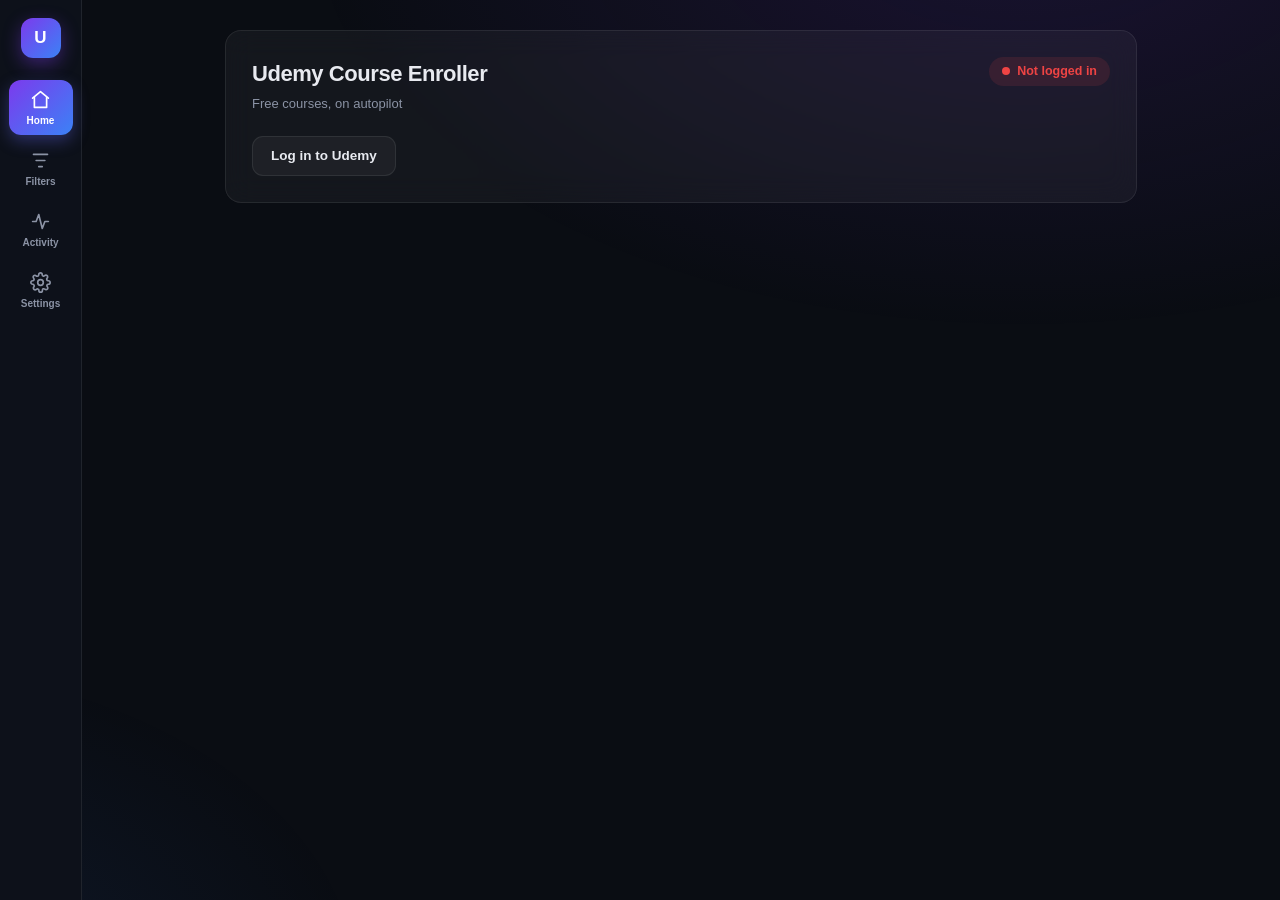
<file: web/index.html>
<!DOCTYPE html>
<html lang="en" data-theme="dark">
<head>
<meta charset="utf-8">
<title>Udemy Course Enroller</title>
<style>
/* ─── Design tokens ─────────────────────────────────────────────────────── */
:root{
  --bg:#0a0d13; --bg-grad:radial-gradient(1200px 700px at 80% -10%,rgba(124,58,237,.14),transparent 60%),
                          radial-gradient(900px 600px at -10% 110%,rgba(59,130,246,.10),transparent 55%);
  --panel:rgba(255,255,255,.045); --panel-solid:#12161f; --border:rgba(255,255,255,.08);
  --text:#e8eaf0; --muted:#8b93a5; --faint:#5b6373;
  --accent1:#7c3aed; --accent2:#3b82f6;
  --accent-grad:linear-gradient(135deg,#7c3aed 0%,#3b82f6 100%);
  --ok:#22c55e; --ok-bg:rgba(34,197,94,.12); --warn:#eab308; --danger:#ef4444; --danger-bg:rgba(239,68,68,.12);
  --chip:rgba(255,255,255,.06); --chip-border:rgba(255,255,255,.12);
  --log-bg:#0b0f14; --shadow:0 10px 30px rgba(0,0,0,.35);
  --sidebar:#0d111a;
}
html[data-theme="light"]{
  --bg:#f3f5f9; --bg-grad:radial-gradient(1200px 700px at 80% -10%,rgba(124,58,237,.08),transparent 60%),
                          radial-gradient(900px 600px at -10% 110%,rgba(59,130,246,.07),transparent 55%);
  --panel:#ffffff; --panel-solid:#ffffff; --border:rgba(15,23,42,.10);
  --text:#0f172a; --muted:#5b6474; --faint:#94a0b4;
  --chip:rgba(15,23,42,.04); --chip-border:rgba(15,23,42,.14);
  --log-bg:#0b0f14; --shadow:0 10px 30px rgba(15,23,42,.08);
  --sidebar:#e9edf4;
}
*{box-sizing:border-box;margin:0;padding:0}
html,body{height:100%}
body{
  font-family:-apple-system,BlinkMacSystemFont,"Segoe UI Variable Display","Segoe UI",Roboto,"Helvetica Neue",Arial,sans-serif;
  background:var(--bg);color:var(--text);font-size:14px;line-height:1.5;
  -webkit-font-smoothing:antialiased;overflow:hidden;user-select:none;
}
body::before{content:"";position:fixed;inset:0;background:var(--bg-grad);pointer-events:none;z-index:0}
::-webkit-scrollbar{width:9px;height:9px}
::-webkit-scrollbar-thumb{background:rgba(140,150,170,.25);border-radius:9px;border:2px solid transparent;background-clip:content-box}
::-webkit-scrollbar-thumb:hover{background:rgba(140,150,170,.45);border:2px solid transparent;background-clip:content-box}
::-webkit-scrollbar-track{background:transparent}
button{font:inherit;color:inherit;border:0;background:none;cursor:pointer}
input,select{font:inherit;color:var(--text)}
a{color:var(--accent2)}

/* ─── Layout ────────────────────────────────────────────────────────────── */
#shell{display:flex;height:100vh;position:relative;z-index:1}
#sidebar{width:82px;background:var(--sidebar);border-inline-end:1px solid var(--border);
  display:flex;flex-direction:column;align-items:center;padding:18px 0 14px;gap:6px;flex-shrink:0}
#logo{width:40px;height:40px;border-radius:12px;background:var(--accent-grad);display:grid;place-items:center;
  color:#fff;font-weight:800;font-size:17px;margin-bottom:16px;box-shadow:0 6px 18px rgba(124,58,237,.4)}
.nav-btn{width:64px;padding:9px 0 7px;border-radius:12px;display:flex;flex-direction:column;align-items:center;gap:3px;
  color:var(--muted);transition:all .18s ease}
.nav-btn svg{width:21px;height:21px;stroke:currentColor;fill:none;stroke-width:1.9;stroke-linecap:round;stroke-linejoin:round}
.nav-btn span{font-size:10px;font-weight:600}
.nav-btn:hover{color:var(--text);background:var(--panel)}
.nav-btn.active{color:#fff;background:var(--accent-grad);box-shadow:0 6px 16px rgba(99,102,241,.35)}
html[data-theme="light"] .nav-btn.active{color:#fff}
#main{flex:1;overflow-y:auto;overflow-x:hidden;scroll-behavior:smooth}
.page{display:none;padding:30px 34px 40px;max-width:980px;margin:0 auto;animation:fadeIn .22s ease}
.page.active{display:block}
@keyframes fadeIn{from{opacity:0;transform:translateY(6px)}to{opacity:1;transform:none}}
h1{font-size:22px;font-weight:750;letter-spacing:-.02em;margin-bottom:4px}
.sub{color:var(--muted);font-size:13px;margin-bottom:22px}

/* ─── Components ────────────────────────────────────────────────────────── */
.card{background:var(--panel);border:1px solid var(--border);border-radius:16px;padding:20px 22px;
  margin-bottom:16px;backdrop-filter:blur(14px);-webkit-backdrop-filter:blur(14px)}
.card h2{font-size:14px;font-weight:700;margin-bottom:4px}
.card .hint{color:var(--muted);font-size:12px}
.row{display:flex;align-items:center;gap:12px;flex-wrap:wrap}
.spread{display:flex;align-items:center;justify-content:space-between;gap:12px}
.pill{display:inline-flex;align-items:center;gap:7px;padding:5px 13px;border-radius:99px;font-size:12.5px;font-weight:600}
.pill .dot{width:8px;height:8px;border-radius:50%}
.pill.ok{background:var(--ok-bg);color:var(--ok)} .pill.ok .dot{background:var(--ok);box-shadow:0 0 8px var(--ok)}
.pill.bad{background:var(--danger-bg);color:var(--danger)} .pill.bad .dot{background:var(--danger)}
.btn{padding:9px 18px;border-radius:11px;font-weight:650;font-size:13.5px;transition:all .16s ease;
  border:1px solid var(--border);background:var(--panel)}
.btn:hover{border-color:var(--chip-border);transform:translateY(-1px)}
.btn:active{transform:none}
.btn:disabled{opacity:.45;cursor:default;transform:none}
.btn.primary{background:var(--accent-grad);color:#fff;border:0;box-shadow:0 8px 22px rgba(99,102,241,.35)}
.btn.primary:hover{box-shadow:0 10px 26px rgba(99,102,241,.5);filter:brightness(1.07)}
.btn.big{padding:14px 34px;font-size:15.5px;border-radius:14px}
.btn.danger{background:var(--danger-bg);color:var(--danger);border-color:transparent}
.btn.ghost{background:transparent}
.chip{padding:7px 15px;border-radius:99px;border:1px solid var(--chip-border);background:var(--chip);
  font-size:12.5px;font-weight:550;transition:all .15s ease;color:var(--muted)}
.chip:hover{color:var(--text);border-color:var(--faint)}
.chip.on{background:var(--accent-grad);color:#fff;border-color:transparent;box-shadow:0 4px 12px rgba(99,102,241,.3)}
.chip .x{margin-inline-start:6px;opacity:.8}
.chips{display:flex;flex-wrap:wrap;gap:8px;margin-top:12px}
.field{background:var(--chip);border:1px solid var(--chip-border);border-radius:10px;padding:8px 12px;outline:none;
  min-width:200px;transition:border-color .15s}
.field:focus{border-color:var(--accent2)}
select.field{appearance:none;-webkit-appearance:none;padding-inline-end:28px;
  background-image:url("data:image/svg+xml;utf8,<svg xmlns='http://www.w3.org/2000/svg' width='10' height='6' viewBox='0 0 10 6'><path d='M1 1l4 4 4-4' stroke='%238b93a5' stroke-width='1.6' fill='none' stroke-linecap='round'/></svg>");
  background-repeat:no-repeat;background-position:right 10px center}
html[dir="rtl"] select.field{background-position:left 10px center;padding-inline-end:12px;padding-inline-start:28px}
.switch{position:relative;width:40px;height:23px;border-radius:99px;background:var(--chip);border:1px solid var(--chip-border);
  transition:all .18s ease;flex-shrink:0}
.switch::after{content:"";position:absolute;top:2px;inset-inline-start:2px;width:17px;height:17px;border-radius:50%;
  background:var(--muted);transition:all .18s ease}
.switch.on{background:var(--accent-grad);border-color:transparent}
.switch.on::after{inset-inline-start:18px;background:#fff}
.seg{display:inline-flex;background:var(--chip);border:1px solid var(--chip-border);border-radius:11px;padding:3px;gap:2px}
.seg button{padding:5px 14px;border-radius:8px;font-size:12.5px;font-weight:600;color:var(--muted)}
.seg button.on{background:var(--accent-grad);color:#fff}
.divider{height:1px;background:var(--border);margin:16px 0}

/* ─── Home ──────────────────────────────────────────────────────────────── */
#hero{padding:26px}
#hero-top{display:flex;justify-content:space-between;align-items:flex-start;gap:14px;flex-wrap:wrap}
#big-actions{display:flex;gap:12px;align-items:center;margin-top:22px}
#progress-wrap{margin-top:22px;display:none}
#progress-wrap.show{display:block}
.bar{height:8px;border-radius:99px;background:var(--chip);overflow:hidden;position:relative}
.bar>i{display:block;height:100%;border-radius:99px;background:var(--accent-grad);width:0%;transition:width .5s ease}
.bar.indet>i{width:34%!important;animation:slide 1.15s ease-in-out infinite}
@keyframes slide{0%{margin-inline-start:-34%}100%{margin-inline-start:100%}}
#progress-meta{display:flex;justify-content:space-between;color:var(--muted);font-size:12.5px;margin-top:8px;flex-wrap:wrap;gap:6px}
#result{display:none;border:1px solid rgba(34,197,94,.35);background:var(--ok-bg);border-radius:16px;
  padding:16px 20px;margin-bottom:16px;font-weight:650}
#result.show{display:flex;align-items:center;gap:10px;animation:fadeIn .3s ease}
#courses{display:none}
#courses.show{display:block}
.course{display:flex;justify-content:space-between;align-items:center;gap:12px;padding:11px 4px;border-bottom:1px solid var(--border)}
.course:last-child{border-bottom:0}
.course .t{font-size:13px;font-weight:550;flex:1;min-width:0;overflow:hidden;text-overflow:ellipsis;white-space:nowrap}
.course .open{color:var(--accent2);font-size:12.5px;font-weight:650;white-space:nowrap}
.course .open:hover{text-decoration:underline}
#stat-grid{display:grid;grid-template-columns:repeat(4,1fr);gap:12px;margin-top:18px}
.stat{background:var(--chip);border:1px solid var(--border);border-radius:13px;padding:12px 14px;text-align:center}
.stat b{display:block;font-size:20px;font-weight:750;letter-spacing:-.02em}
.stat span{font-size:11px;color:var(--muted);font-weight:600}

/* ─── Activity ──────────────────────────────────────────────────────────── */
#log{background:var(--log-bg);border:1px solid var(--border);border-radius:14px;padding:14px 16px;
  height:calc(100vh - 200px);overflow-y:auto;font-family:ui-monospace,SFMono-Regular,Menlo,Consolas,monospace;
  font-size:12px;line-height:1.65;color:#c8ccd4;white-space:pre-wrap;word-break:break-word;user-select:text;direction:ltr;text-align:left}
.lg-error{color:#f47067}.lg-success{color:#7ee787}.lg-info{color:#79b8ff}.lg-warn{color:#e3c26b}.lg-stats{color:#d2a8ff}.lg-dim{color:#6e7681}

/* ─── Settings ──────────────────────────────────────────────────────────── */
.set-row{display:flex;justify-content:space-between;align-items:center;gap:16px;padding:11px 0}
.set-row+.set-row{border-top:1px solid var(--border)}
.set-row .lab b{display:block;font-size:13px;font-weight:650}
.set-row .lab span{font-size:12px;color:var(--muted)}
#update-banner{display:none;align-items:center;justify-content:space-between;gap:12px;background:var(--ok-bg);
  border:1px solid rgba(34,197,94,.3);border-radius:13px;padding:11px 16px;margin-bottom:16px}
#update-banner.show{display:flex}

/* ─── Onboarding / modal ────────────────────────────────────────────────── */
#overlay{position:fixed;inset:0;background:rgba(4,6,10,.68);backdrop-filter:blur(8px);-webkit-backdrop-filter:blur(8px);
  display:none;align-items:center;justify-content:center;z-index:50}
#overlay.show{display:flex}
#modal{width:min(480px,90vw);background:var(--panel-solid);border:1px solid var(--border);border-radius:20px;
  padding:30px 32px;box-shadow:var(--shadow);animation:pop .25s ease}
@keyframes pop{from{opacity:0;transform:scale(.96) translateY(8px)}to{opacity:1;transform:none}}
#modal .steps{display:flex;gap:6px;margin-bottom:20px}
#modal .steps i{height:4px;flex:1;border-radius:99px;background:var(--chip)}
#modal .steps i.on{background:var(--accent-grad)}
#modal h3{font-size:19px;font-weight:750;margin-bottom:8px;letter-spacing:-.01em}
#modal p{color:var(--muted);font-size:13.5px;margin-bottom:20px}
#modal .foot{display:flex;justify-content:space-between;align-items:center;margin-top:8px}
.spinner{width:17px;height:17px;border:2.5px solid rgba(255,255,255,.25);border-top-color:#fff;border-radius:50%;
  animation:spin .7s linear infinite;display:inline-block;vertical-align:-3px}
@keyframes spin{to{transform:rotate(360deg)}}

/* ─── Toast ─────────────────────────────────────────────────────────────── */
#toast{position:fixed;bottom:22px;inset-inline-end:24px;background:var(--panel-solid);border:1px solid var(--border);
  border-radius:12px;padding:10px 18px;font-size:13px;font-weight:600;box-shadow:var(--shadow);
  opacity:0;transform:translateY(10px);transition:all .25s ease;z-index:60;pointer-events:none}
#toast.show{opacity:1;transform:none}

html[dir="rtl"] body{font-family:"Segoe UI",-apple-system,BlinkMacSystemFont,Tahoma,Arial,sans-serif}
</style>
</head>
<body>
<div id="shell">
  <nav id="sidebar">
    <div id="logo">U</div>
    <button class="nav-btn active" data-page="home">
      <svg viewBox="0 0 24 24"><path d="M3 10.5 12 3l9 7.5"/><path d="M5 9.5V21h14V9.5"/></svg>
      <span data-i18n="nav.home"></span></button>
    <button class="nav-btn" data-page="filters">
      <svg viewBox="0 0 24 24"><path d="M4 5h16M7 12h10M10 19h4"/></svg>
      <span data-i18n="nav.filters"></span></button>
    <button class="nav-btn" data-page="activity">
      <svg viewBox="0 0 24 24"><path d="M3 12h4l3-8 4 16 3-8h4"/></svg>
      <span data-i18n="nav.activity"></span></button>
    <button class="nav-btn" data-page="settings">
      <svg viewBox="0 0 24 24"><circle cx="12" cy="12" r="3.2"/><path d="M19.4 15a1.6 1.6 0 0 0 .32 1.76l.06.06a2 2 0 1 1-2.83 2.83l-.06-.06a1.6 1.6 0 0 0-1.76-.32 1.6 1.6 0 0 0-.97 1.47V21a2 2 0 1 1-4 0v-.09a1.6 1.6 0 0 0-1.05-1.47 1.6 1.6 0 0 0-1.76.32l-.06.06a2 2 0 1 1-2.83-2.83l.06-.06A1.6 1.6 0 0 0 4.6 15a1.6 1.6 0 0 0-1.47-.97H3a2 2 0 1 1 0-4h.09A1.6 1.6 0 0 0 4.56 9a1.6 1.6 0 0 0-.32-1.76l-.06-.06a2 2 0 1 1 2.83-2.83l.06.06a1.6 1.6 0 0 0 1.76.32H9a1.6 1.6 0 0 0 .97-1.47V3a2 2 0 1 1 4 0v.09c0 .64.38 1.22.97 1.47.59.25 1.27.12 1.76-.32l.06-.06a2 2 0 1 1 2.83 2.83l-.06.06a1.6 1.6 0 0 0-.32 1.76V9c.25.59.83.97 1.47.97H21a2 2 0 1 1 0 4h-.09a1.6 1.6 0 0 0-1.47.97z"/></svg>
      <span data-i18n="nav.settings"></span></button>
  </nav>

  <div id="main">
    <!-- HOME -->
    <section class="page active" id="page-home">
      <div id="update-banner">
        <span data-i18n="update.available"></span>
        <button class="btn" onclick="api('open_url',{url:state.releases_url})" data-i18n="update.get"></button>
      </div>
      <div class="card" id="hero">
        <div id="hero-top">
          <div>
            <h1 data-i18n="home.title"></h1>
            <div class="sub" data-i18n="home.sub" style="margin-bottom:0"></div>
          </div>
          <div id="login-pill"></div>
        </div>
        <div id="big-actions">
          <button class="btn primary big" id="btn-start" onclick="startRun()" data-i18n="home.start"></button>
          <button class="btn danger" id="btn-stop" onclick="api('stop')" style="display:none" data-i18n="home.stop"></button>
          <button class="btn" id="btn-login" onclick="startLogin()" style="display:none"></button>
        </div>
        <div id="progress-wrap">
          <div class="bar indet" id="bar"><i id="bar-fill"></i></div>
          <div id="progress-meta">
            <span id="p-count"></span><span id="p-detail"></span>
          </div>
        </div>
        <div id="stat-grid" style="display:none">
          <div class="stat"><b id="s-enrolled">0</b><span data-i18n="home.enrolled"></span></div>
          <div class="stat"><b id="s-skipped">0</b><span data-i18n="home.skipped"></span></div>
          <div class="stat"><b id="s-already">0</b><span data-i18n="home.already"></span></div>
          <div class="stat"><b id="s-total">0</b><span data-i18n="home.found"></span></div>
        </div>
      </div>
      <div id="result"><span>🎉</span><span id="result-text"></span></div>
      <div class="card" id="courses">
        <h2 data-i18n="home.courses"></h2>
        <div id="course-list"></div>
      </div>
    </section>

    <!-- FILTERS -->
    <section class="page" id="page-filters">
      <h1 data-i18n="filters.title"></h1>
      <div class="sub" data-i18n="filters.sub"></div>
      <div class="card">
        <div class="spread"><h2 data-i18n="filters.languages"></h2>
          <button class="btn ghost" style="font-size:12px" onclick="clearGroup('lang')" data-i18n="filters.clear"></button></div>
        <div class="chips" id="chips-lang"></div>
        <div class="row" style="margin-top:14px">
          <input class="field" id="other-lang" data-i18n-ph="filters.otherPh">
          <button class="btn" onclick="addOther('lang')" data-i18n="filters.add"></button>
        </div>
      </div>
      <div class="card">
        <div class="spread"><h2 data-i18n="filters.categories"></h2>
          <button class="btn ghost" style="font-size:12px" onclick="clearGroup('cat')" data-i18n="filters.clear"></button></div>
        <div class="chips" id="chips-cat"></div>
        <div class="row" style="margin-top:14px">
          <input class="field" id="other-cat" data-i18n-ph="filters.otherPh">
          <button class="btn" onclick="addOther('cat')" data-i18n="filters.add"></button>
        </div>
      </div>
    </section>

    <!-- ACTIVITY -->
    <section class="page" id="page-activity">
      <div class="spread" style="margin-bottom:14px">
        <div><h1 data-i18n="activity.title"></h1>
        <div class="sub" style="margin-bottom:0" data-i18n="activity.sub"></div></div>
        <button class="btn" onclick="document.getElementById('log').textContent=''" data-i18n="activity.clear"></button>
      </div>
      <div id="log"></div>
    </section>

    <!-- SETTINGS -->
    <section class="page" id="page-settings">
      <h1 data-i18n="settings.title"></h1>
      <div class="sub" data-i18n="settings.sub"></div>

      <div class="card">
        <h2 data-i18n="settings.general"></h2>
        <div class="set-row">
          <div class="lab"><b data-i18n="settings.language"></b><span data-i18n="settings.languageHint"></span></div>
          <div class="seg" id="seg-lang">
            <button data-val="en" onclick="setLang('en')">English</button>
            <button data-val="ar" onclick="setLang('ar')">العربية</button>
          </div>
        </div>
        <div class="set-row">
          <div class="lab"><b data-i18n="settings.theme"></b><span data-i18n="settings.themeHint"></span></div>
          <div class="seg" id="seg-theme">
            <button data-val="dark" onclick="setTheme('dark')" data-i18n="theme.dark"></button>
            <button data-val="light" onclick="setTheme('light')" data-i18n="theme.light"></button>
            <button data-val="system" onclick="setTheme('system')" data-i18n="theme.system"></button>
          </div>
        </div>
        <div class="set-row">
          <div class="lab"><b data-i18n="settings.browser"></b><span data-i18n="settings.browserHint"></span></div>
          <select class="field" id="sel-browser" onchange="prefs.browser=this.value;savePrefs()"></select>
        </div>
      </div>

      <div class="card">
        <h2 data-i18n="settings.autorun"></h2>
        <div class="set-row">
          <div class="lab"><b data-i18n="settings.autorunOn"></b><span data-i18n="settings.autorunHint"></span></div>
          <div class="switch" id="sw-autorun" onclick="toggleAutorun()"></div>
        </div>
        <div class="set-row" id="row-autorun-int">
          <div class="lab"><b data-i18n="settings.autorunEvery"></b></div>
          <select class="field" id="sel-autorun" onchange="prefs.auto_run_hours=+this.value;savePrefs()">
            <option value="3">3</option><option value="6">6</option>
            <option value="12">12</option><option value="24">24</option>
          </select>
        </div>
      </div>

      <div class="card">
        <h2 data-i18n="settings.advanced"></h2>
        <div class="hint" data-i18n="settings.advancedHint" style="margin-bottom:6px"></div>
        <div class="set-row">
          <div class="lab"><b data-i18n="settings.scrapers"></b><span data-i18n="settings.scrapersHint"></span></div>
        </div>
        <div class="chips" id="chips-scrapers" style="margin-top:2px"></div>
        <div class="set-row" style="margin-top:10px">
          <div class="lab"><b data-i18n="settings.maxPages"></b><span data-i18n="settings.maxPagesHint"></span></div>
          <select class="field" id="sel-pages" onchange="prefs.max_pages=+this.value;savePrefs()">
            <option>1</option><option>2</option><option>3</option><option>5</option>
            <option>10</option><option>15</option><option>20</option>
          </select>
        </div>
        <div class="set-row">
          <div class="lab"><b data-i18n="settings.debug"></b><span data-i18n="settings.debugHint"></span></div>
          <div class="switch" id="sw-debug" onclick="prefs.debug=!prefs.debug;savePrefs();renderSettings()"></div>
        </div>
      </div>

      <div class="card">
        <div class="set-row" style="padding-top:0">
          <div class="lab"><b data-i18n="settings.version"></b><span id="ver"></span></div>
          <button class="btn ghost" onclick="api('open_url',{url:state.repo_url})" data-i18n="settings.github"></button>
        </div>
      </div>
    </section>
  </div>
</div>

<!-- Onboarding -->
<div id="overlay">
  <div id="modal">
    <div class="steps"><i id="st1" class="on"></i><i id="st2"></i><i id="st3"></i></div>
    <div id="ob-1">
      <h3 data-i18n="ob.welcome"></h3>
      <p data-i18n="ob.welcomeText"></p>
      <div class="seg" style="margin-bottom:18px">
        <button data-val="en" class="on" onclick="setLang('en');markSeg(this)">English</button>
        <button data-val="ar" onclick="setLang('ar');markSeg(this)">العربية</button>
      </div>
      <div class="foot"><button class="btn ghost" onclick="closeOb()" data-i18n="ob.skip"></button>
        <button class="btn primary" onclick="obStep(2)" data-i18n="ob.next"></button></div>
    </div>
    <div id="ob-2" style="display:none">
      <h3 data-i18n="ob.login"></h3>
      <p data-i18n="ob.loginText"></p>
      <div class="row" style="margin-bottom:16px">
        <select class="field" id="ob-browser" onchange="prefs.browser=this.value;savePrefs()"></select>
        <button class="btn primary" id="ob-login-btn" onclick="startLogin()" data-i18n="ob.openBrowser"></button>
      </div>
      <div class="foot"><button class="btn ghost" onclick="closeOb()" data-i18n="ob.skip"></button>
        <span id="ob-wait" style="display:none;color:var(--muted);font-size:12.5px"><span class="spinner" style="border-color:rgba(128,128,128,.3);border-top-color:var(--accent2)"></span>&nbsp;<span data-i18n="ob.waiting"></span></span></div>
    </div>
    <div id="ob-3" style="display:none">
      <h3 data-i18n="ob.done"></h3>
      <p data-i18n="ob.doneText"></p>
      <div class="foot"><span></span>
        <button class="btn primary" onclick="closeOb()" data-i18n="ob.finish"></button></div>
    </div>
  </div>
</div>

<div id="toast"></div>

<script>
/* ─── i18n ──────────────────────────────────────────────────────────────── */
const I18N = {
en:{
  "nav.home":"Home","nav.filters":"Filters","nav.activity":"Activity","nav.settings":"Settings",
  "home.title":"Udemy Course Enroller","home.sub":"Free courses, on autopilot",
  "home.start":"Start Enrolling","home.stop":"Stop","home.loginCta":"Log in to Udemy",
  "home.loggedIn":"Logged in","home.notLoggedIn":"Not logged in",
  "home.enrolled":"Enrolled","home.skipped":"Skipped","home.already":"Owned already","home.found":"Coupons found",
  "home.courses":"Enrolled this run","home.open":"Open course ↗",
  "home.resultOne":"Enrolled in {n} new course","home.resultMany":"Enrolled in {n} new courses","home.saved":"— saved {s}",
  "home.progressOf":"Course {a} of {b}","home.searching":"Searching coupon sites…",
  "update.available":"A newer version is available","update.get":"Download",
  "filters.title":"Course Filters","filters.sub":"Only enroll in what you actually want. Nothing selected = accept everything.",
  "filters.languages":"Languages","filters.categories":"Categories","filters.clear":"Clear",
  "filters.otherPh":"Add another…","filters.add":"Add","filters.saved":"Filters saved",
  "activity.title":"Activity","activity.sub":"Live log of everything the enroller does","activity.clear":"Clear",
  "settings.title":"Settings","settings.sub":"General options and advanced tuning",
  "settings.general":"General","settings.language":"Interface language","settings.languageHint":"English or Arabic",
  "settings.theme":"Appearance","settings.themeHint":"Dark, light, or follow the system",
  "theme.dark":"Dark","theme.light":"Light","theme.system":"System",
  "settings.browser":"Login browser","settings.browserHint":"Used only for the one-time Udemy login",
  "settings.autorun":"Automatic runs","settings.autorunOn":"Run automatically",
  "settings.autorunHint":"Enroll on a schedule while the app is open",
  "settings.autorunEvery":"Run every (hours)",
  "settings.advanced":"Advanced","settings.advancedHint":"Defaults work well — change only if you know why.",
  "settings.scrapers":"Coupon sources","settings.scrapersHint":"Sites scanned for free-course coupons",
  "settings.maxPages":"Max pages per source","settings.maxPagesHint":"More pages = more coupons, slower runs",
  "settings.debug":"Debug logging","settings.debugHint":"Verbose log output for troubleshooting",
  "settings.version":"Version","settings.github":"GitHub ↗",
  "ob.welcome":"Welcome! 👋","ob.welcomeText":"This app finds 100%-off Udemy coupons and enrolls you automatically. Two quick steps and you're set.",
  "ob.skip":"Skip for now","ob.next":"Next","ob.login":"Log in to Udemy",
  "ob.loginText":"A browser will open. Sign in with your email, password, and the 6-digit code Udemy emails you. The app detects it automatically.",
  "ob.openBrowser":"Open browser & log in","ob.waiting":"Waiting for you to finish logging in…",
  "ob.done":"You're all set 🎉","ob.doneText":"Hit Start Enrolling whenever you like. Set filters to only get courses in your language.",
  "ob.finish":"Start using the app",
  "toast.loginOk":"Logged in successfully!","toast.loginFail":"Login didn't complete — try again",
  "toast.needLogin":"Log in first — takes one minute","toast.saved":"Saved",
  "notify.done":"Run complete"
},
ar:{
  "nav.home":"الرئيسية","nav.filters":"الفلاتر","nav.activity":"النشاط","nav.settings":"الإعدادات",
  "home.title":"مسجّل دورات يوديمي","home.sub":"دورات مجانية، تلقائيًا",
  "home.start":"ابدأ التسجيل","home.stop":"إيقاف","home.loginCta":"تسجيل الدخول إلى يوديمي",
  "home.loggedIn":"مسجّل الدخول","home.notLoggedIn":"غير مسجّل الدخول",
  "home.enrolled":"تم التسجيل","home.skipped":"تم التخطي","home.already":"مسجّل مسبقًا","home.found":"كوبونات",
  "home.courses":"دورات هذه الجولة","home.open":"افتح الدورة ↗",
  "home.resultOne":"تم التسجيل في {n} دورة جديدة","home.resultMany":"تم التسجيل في {n} دورات جديدة","home.saved":"— وفّرت {s}",
  "home.progressOf":"الدورة {a} من {b}","home.searching":"جارٍ البحث في مواقع الكوبونات…",
  "update.available":"يتوفر إصدار أحدث","update.get":"تنزيل",
  "filters.title":"فلاتر الدورات","filters.sub":"سجّل فقط فيما تريده فعلًا. لا شيء محدد = قبول الكل.",
  "filters.languages":"اللغات","filters.categories":"التصنيفات","filters.clear":"مسح",
  "filters.otherPh":"أضف غيرها…","filters.add":"إضافة","filters.saved":"تم حفظ الفلاتر",
  "activity.title":"النشاط","activity.sub":"سجل مباشر لكل ما يقوم به التطبيق","activity.clear":"مسح",
  "settings.title":"الإعدادات","settings.sub":"خيارات عامة وضبط متقدم",
  "settings.general":"عام","settings.language":"لغة الواجهة","settings.languageHint":"الإنجليزية أو العربية",
  "settings.theme":"المظهر","settings.themeHint":"داكن أو فاتح أو حسب النظام",
  "theme.dark":"داكن","theme.light":"فاتح","theme.system":"النظام",
  "settings.browser":"متصفح تسجيل الدخول","settings.browserHint":"يُستخدم فقط لتسجيل الدخول لمرة واحدة",
  "settings.autorun":"التشغيل التلقائي","settings.autorunOn":"تشغيل تلقائي",
  "settings.autorunHint":"التسجيل وفق جدول أثناء فتح التطبيق",
  "settings.autorunEvery":"التكرار كل (ساعات)",
  "settings.advanced":"متقدم","settings.advancedHint":"الإعدادات الافتراضية جيدة — غيّرها فقط إذا كنت تعرف السبب.",
  "settings.scrapers":"مصادر الكوبونات","settings.scrapersHint":"المواقع التي تُفحص بحثًا عن كوبونات",
  "settings.maxPages":"أقصى صفحات لكل مصدر","settings.maxPagesHint":"صفحات أكثر = كوبونات أكثر ووقت أطول",
  "settings.debug":"سجل التصحيح","settings.debugHint":"إخراج مفصّل لاستكشاف الأخطاء",
  "settings.version":"الإصدار","settings.github":"GitHub ↗",
  "ob.welcome":"أهلًا بك! 👋","ob.welcomeText":"هذا التطبيق يجد كوبونات يوديمي بخصم 100% ويسجّلك تلقائيًا. خطوتان سريعتان وتكون جاهزًا.",
  "ob.skip":"لاحقًا","ob.next":"التالي","ob.login":"سجّل الدخول إلى يوديمي",
  "ob.loginText":"سيُفتح متصفح. سجّل الدخول بالبريد وكلمة المرور والرمز المكوّن من 6 أرقام الذي تصلك عبر البريد. التطبيق يكتشف ذلك تلقائيًا.",
  "ob.openBrowser":"افتح المتصفح وسجّل الدخول","ob.waiting":"بانتظار إكمال تسجيل الدخول…",
  "ob.done":"كل شيء جاهز 🎉","ob.doneText":"اضغط ابدأ التسجيل وقتما تشاء. اضبط الفلاتر للحصول على دورات بلغتك فقط.",
  "ob.finish":"ابدأ استخدام التطبيق",
  "toast.loginOk":"تم تسجيل الدخول بنجاح!","toast.loginFail":"لم يكتمل تسجيل الدخول — حاول مجددًا",
  "toast.needLogin":"سجّل الدخول أولًا — يستغرق دقيقة","toast.saved":"تم الحفظ",
  "notify.done":"اكتملت الجولة"
}};
let lang="en";
const t=k=>((I18N[lang]&&I18N[lang][k])||I18N.en[k]||k);
function applyI18n(){
  document.documentElement.lang=lang;
  document.documentElement.dir=(lang==="ar")?"rtl":"ltr";
  document.querySelectorAll("[data-i18n]").forEach(el=>el.textContent=t(el.dataset.i18n));
  document.querySelectorAll("[data-i18n-ph]").forEach(el=>el.placeholder=t(el.dataset.i18nPh));
  document.querySelectorAll("#seg-lang button").forEach(b=>b.classList.toggle("on",b.dataset.val===lang));
}

/* ─── State ─────────────────────────────────────────────────────────────── */
let state={logged_in:false,running:false,bridging:false,version:"",releases_url:"",repo_url:"",
           lang_options:[],cat_options:[],browsers:[]};
let prefs={};
let filters={languages:[],categories:[]};
let saveTimer=null;

/* ─── Python bridge ─────────────────────────────────────────────────────── */
function api(method,args){
  if(window.pywebview&&window.pywebview.api&&window.pywebview.api[method]){
    return window.pywebview.api[method](args||{});
  }
  return Promise.resolve(null);
}
window.addEventListener("pywebviewready",init);
document.addEventListener("DOMContentLoaded",()=>{
  applyI18n();renderAll();          // paint immediately with defaults
  if(window.pywebview)init();
  let tries=0;                       // fallback: poll for the bridge briefly
  const poll=setInterval(()=>{if(window.pywebview){clearInterval(poll);init();}else if(++tries>50)clearInterval(poll);},100);
});
let inited=false;
async function init(){
  if(inited)return; inited=true;
  const s=await api("get_state");
  if(!s)return;
  Object.assign(state,s.state);
  prefs=s.prefs||{}; filters=s.filters||{languages:[],categories:[]};
  lang=(prefs.ui_language==="ar")?"ar":"en";
  applyTheme(prefs.theme||"dark");
  applyI18n();
  renderAll();
  if(!state.logged_in && !prefs.onboarded) showOb();
  if(s.update_tag){document.getElementById("update-banner").classList.add("show");}
}

/* Python calls this */
const app={
  push(ev){
    try{handle(ev);}catch(e){}
  }
};
function handle(ev){
  if(ev.type==="log"){
    const el=document.getElementById("log");
    const stick=el.scrollTop+el.clientHeight>=el.scrollHeight-40;
    for(const l of ev.lines){
      const s=document.createElement("span");
      if(l.tag)s.className="lg-"+l.tag;
      s.textContent=l.text;
      el.appendChild(s);
    }
    while(el.childNodes.length>4000)el.removeChild(el.firstChild);
    if(stick)el.scrollTop=el.scrollHeight;
  }
  else if(ev.type==="progress"){renderProgress(ev.data);}
  else if(ev.type==="run_state"){state.running=ev.running;state.bridging=ev.bridging;renderHero();
    if(ev.running){resetRunUi();}}
  else if(ev.type==="login"){
    state.logged_in=ev.logged_in;renderHero();
    if(ev.logged_in){toast(t("toast.loginOk"));if(obOpen)obStep(3);}
    else if(obOpen){document.getElementById("ob-wait").style.display="none";toast(t("toast.loginFail"));}
  }
  else if(ev.type==="course"){addCourse(ev.data);}
  else if(ev.type==="result"){showResult(ev.data);}
  else if(ev.type==="update"){document.getElementById("update-banner").classList.add("show");}
}

/* ─── Rendering ─────────────────────────────────────────────────────────── */
function renderAll(){renderHero();renderChips();renderSettings();document.getElementById("ver").textContent="v"+state.version;}

function renderHero(){
  const pill=document.getElementById("login-pill");
  pill.innerHTML=state.logged_in
    ?`<span class="pill ok"><span class="dot"></span>${t("home.loggedIn")}</span>`
    :`<span class="pill bad"><span class="dot"></span>${t("home.notLoggedIn")}</span>`;
  const start=document.getElementById("btn-start"),stop=document.getElementById("btn-stop"),login=document.getElementById("btn-login");
  const busy=state.running||state.bridging;
  start.style.display=state.logged_in?"":"none";
  start.disabled=busy;
  start.innerHTML=state.running?`<span class="spinner"></span>&nbsp; ${t("home.searching")}`:t("home.start");
  stop.style.display=busy?"":"none";
  login.style.display=(!state.logged_in)?"":"none";
  login.textContent=t("home.loginCta");
  login.disabled=busy;
  if(!busy){document.getElementById("progress-wrap").classList.remove("show");}
  else{document.getElementById("progress-wrap").classList.add("show");}
}

function resetRunUi(){
  document.getElementById("result").classList.remove("show");
  document.getElementById("courses").classList.remove("show");
  document.getElementById("course-list").innerHTML="";
  document.getElementById("stat-grid").style.display="none";
  const bar=document.getElementById("bar");bar.classList.add("indet");
  document.getElementById("bar-fill").style.width="0%";
  document.getElementById("p-count").textContent=t("home.searching");
  document.getElementById("p-detail").textContent="";
}

function renderProgress(p){
  if(!p.total)return;
  const bar=document.getElementById("bar");
  bar.classList.remove("indet");
  document.getElementById("bar-fill").style.width=Math.min(100,100*p.processed/p.total)+"%";
  document.getElementById("p-count").textContent=t("home.progressOf").replace("{a}",p.processed).replace("{b}",p.total);
  document.getElementById("p-detail").textContent=`${t("home.enrolled")} ${p.enrolled} · ${t("home.skipped")} ${p.already+p.skipped+p.expired}`;
  document.getElementById("stat-grid").style.display="grid";
  document.getElementById("s-enrolled").textContent=p.enrolled;
  document.getElementById("s-skipped").textContent=p.skipped+p.expired;
  document.getElementById("s-already").textContent=p.already;
  document.getElementById("s-total").textContent=p.total;
}

function addCourse(c){
  const wrap=document.getElementById("courses");wrap.classList.add("show");
  const d=document.createElement("div");d.className="course";
  const url=c.url;
  d.innerHTML=`<span class="t"></span><button class="open">${t("home.open")}</button>`;
  d.querySelector(".t").textContent=c.title;
  d.querySelector(".open").onclick=()=>api("open_url",{url});
  document.getElementById("course-list").appendChild(d);
}

function showResult(r){
  if(r.enrolled===0&&!r.savings)return;
  let txt=(r.enrolled===1?t("home.resultOne"):t("home.resultMany")).replace("{n}",r.enrolled);
  if(r.savings)txt+=" "+t("home.saved").replace("{s}",r.savings);
  document.getElementById("result-text").textContent=txt;
  document.getElementById("result").classList.add("show");
}

/* filter chips */
function chipGroup(id,options,selected,kind){
  const wrap=document.getElementById(id);wrap.innerHTML="";
  const sel=selected.map(x=>x.toLowerCase());
  const custom=selected.filter(v=>!options.some(o=>o.toLowerCase()===v.toLowerCase()));
  for(const name of options){
    const b=document.createElement("button");b.className="chip"+(sel.includes(name.toLowerCase())?" on":"");
    b.textContent=name;
    b.onclick=()=>{toggleFilter(kind,name);};
    wrap.appendChild(b);
  }
  for(const name of custom){
    const b=document.createElement("button");b.className="chip on";
    b.innerHTML=`<span></span><span class="x">✕</span>`;
    b.firstChild.textContent=name;
    b.onclick=()=>{toggleFilter(kind,name);};
    wrap.appendChild(b);
  }
}
function renderChips(){
  chipGroup("chips-lang",state.lang_options,filters.languages,"lang");
  chipGroup("chips-cat",state.cat_options,filters.categories,"cat");
}
function listOf(kind){return kind==="lang"?filters.languages:filters.categories;}
function toggleFilter(kind,name){
  const list=listOf(kind);
  const i=list.findIndex(v=>v.toLowerCase()===name.toLowerCase());
  if(i>=0)list.splice(i,1);else list.push(name);
  renderChips();queueSaveFilters();
}
function addOther(kind){
  const input=document.getElementById(kind==="lang"?"other-lang":"other-cat");
  const parts=input.value.replace(/،/g,",").split(",").map(s=>s.trim()).filter(Boolean);
  const list=listOf(kind);
  for(const p of parts){if(!list.some(v=>v.toLowerCase()===p.toLowerCase()))list.push(p);}
  input.value="";renderChips();queueSaveFilters();
}
function clearGroup(kind){
  const list=listOf(kind);list.length=0;renderChips();queueSaveFilters();
}
function queueSaveFilters(){
  clearTimeout(saveTimer);
  saveTimer=setTimeout(async()=>{await api("save_filters",{languages:filters.languages,categories:filters.categories});toast(t("filters.saved"));},500);
}

/* settings */
function renderSettings(){
  const selB=document.getElementById("sel-browser"),obB=document.getElementById("ob-browser");
  for(const el of [selB,obB]){
    el.innerHTML="";
    for(const b of state.browsers){
      const o=document.createElement("option");o.value=b.value;o.textContent=b.label;el.appendChild(o);
    }
    el.value=prefs.browser||((state.browsers[0]||{}).value||"brave");
  }
  document.querySelectorAll("#seg-theme button").forEach(b=>b.classList.toggle("on",b.dataset.val===(prefs.theme||"dark")));
  document.getElementById("sw-autorun").classList.toggle("on",!!prefs.auto_run_enabled);
  document.getElementById("row-autorun-int").style.display=prefs.auto_run_enabled?"":"none";
  document.getElementById("sel-autorun").value=String(prefs.auto_run_hours||12);
  document.getElementById("sw-debug").classList.toggle("on",!!prefs.debug);
  document.getElementById("sel-pages").value=String(prefs.max_pages||5);
  const chips=document.getElementById("chips-scrapers");chips.innerHTML="";
  const scr=prefs.scrapers||{};
  for(const name of ["discudemy","idownloadcoupon","freebiesglobal","tutorialbar","coursevania"]){
    const b=document.createElement("button");b.className="chip"+(scr[name]?" on":"");
    b.textContent=name;
    b.onclick=()=>{scr[name]=!scr[name];prefs.scrapers=scr;savePrefs();renderSettings();};
    chips.appendChild(b);
  }
}
function savePrefs(){api("save_prefs",{prefs});}
function setLang(v){lang=v;prefs.ui_language=v;savePrefs();applyI18n();renderAll();}
function setTheme(v){prefs.theme=v;savePrefs();applyTheme(v);renderSettings();}
function applyTheme(v){
  const dark=v==="dark"||(v==="system"&&window.matchMedia("(prefers-color-scheme: dark)").matches);
  document.documentElement.dataset.theme=dark?"dark":"light";
}
window.matchMedia("(prefers-color-scheme: dark)").addEventListener("change",()=>{if((prefs.theme||"dark")==="system")applyTheme("system");});
function toggleAutorun(){prefs.auto_run_enabled=!prefs.auto_run_enabled;savePrefs();renderSettings();}

/* actions */
async function startRun(){
  const r=await api("start_enrollment");
  if(r&&r.error==="not_logged_in")toast(t("toast.needLogin"));
}
async function startLogin(){
  document.getElementById("ob-wait").style.display="";
  await api("start_login");
}

/* navigation */
document.querySelectorAll(".nav-btn").forEach(b=>{
  b.onclick=()=>{
    document.querySelectorAll(".nav-btn").forEach(x=>x.classList.remove("active"));
    b.classList.add("active");
    document.querySelectorAll(".page").forEach(p=>p.classList.remove("active"));
    document.getElementById("page-"+b.dataset.page).classList.add("active");
  };
});

/* onboarding */
let obOpen=false;
function showOb(){obOpen=true;document.getElementById("overlay").classList.add("show");}
function closeOb(){obOpen=false;document.getElementById("overlay").classList.remove("show");
  prefs.onboarded=true;savePrefs();}
function obStep(n){
  for(const i of [1,2,3]){
    document.getElementById("ob-"+i).style.display=(i===n)?"":"none";
    document.getElementById("st"+i).classList.toggle("on",i<=n);
  }
}
function markSeg(btn){btn.parentElement.querySelectorAll("button").forEach(b=>b.classList.remove("on"));btn.classList.add("on");}

/* toast */
let toastTimer=null;
function toast(msg){
  const el=document.getElementById("toast");el.textContent=msg;el.classList.add("show");
  clearTimeout(toastTimer);toastTimer=setTimeout(()=>el.classList.remove("show"),2200);
}
</script>
</body>
</html>
</file>
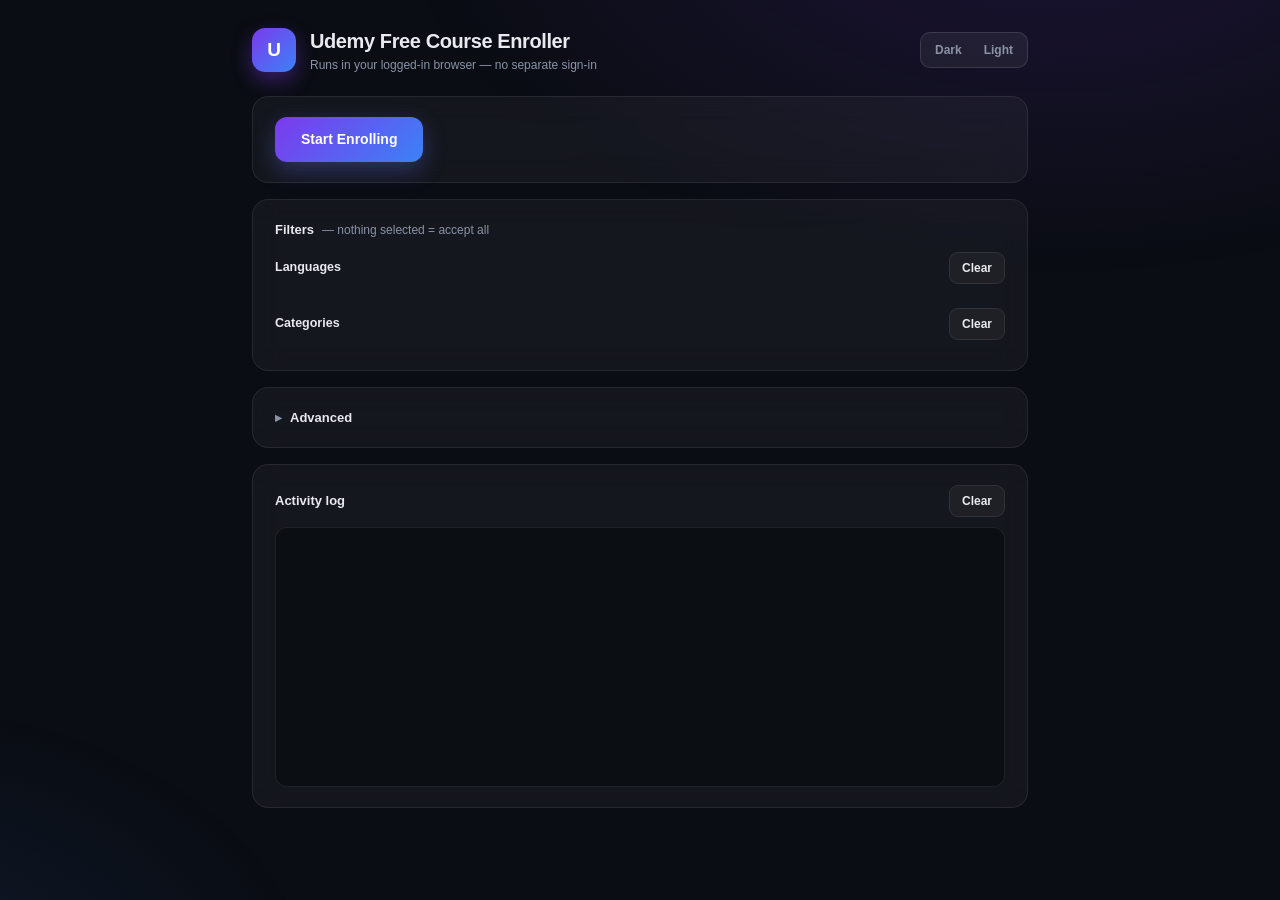
<file: chrome-extension/app.html>
<!DOCTYPE html>
<html lang="en" data-theme="dark">
<head>
<meta charset="utf-8">
<title>Udemy Free Course Enroller</title>
<link rel="stylesheet" href="app.css">
</head>
<body>
<div class="wrap">
  <header>
    <div id="logo">U</div>
    <div>
      <h1>Udemy Free Course Enroller</h1>
      <div class="sub">Runs in your logged-in browser — no separate sign-in</div>
    </div>
    <div class="grow"></div>
    <span id="status"></span>
    <div class="seg" id="theme-seg" style="margin-left:10px">
      <button data-val="dark">Dark</button>
      <button data-val="light">Light</button>
    </div>
  </header>

  <div class="card">
    <div class="actions">
      <button class="btn primary" id="start">Start Enrolling</button>
      <button class="btn danger" id="stop" style="display:none">Stop</button>
      <button class="btn small" id="open-udemy" style="display:none">Open Udemy to log in ↗</button>
    </div>
    <div id="progress" style="display:none">
      <div class="bar indet" id="bar"><i></i></div>
      <div id="pmeta"><span id="pcount"></span><span id="pdetail"></span></div>
      <div id="stats">
        <div class="stat"><b id="s-enr">0</b><span>Enrolled</span></div>
        <div class="stat"><b id="s-skip">0</b><span>Skipped</span></div>
        <div class="stat"><b id="s-own">0</b><span>Owned</span></div>
        <div class="stat"><b id="s-tot">0</b><span>Found</span></div>
      </div>
    </div>
    <div id="result"></div>
  </div>

  <div class="card" id="courses-card" style="display:none">
    <h2>Enrolled this run</h2>
    <div id="courses"></div>
  </div>

  <div class="card">
    <h2>Filters <span class="hint" style="font-weight:400">— nothing selected = accept all</span></h2>
    <div class="spread"><b style="font-size:12.5px">Languages</b>
      <button class="btn small" id="clear-lang">Clear</button></div>
    <div class="chips" id="chips-lang"></div>
    <div class="spread" style="margin-top:14px"><b style="font-size:12.5px">Categories</b>
      <button class="btn small" id="clear-cat">Clear</button></div>
    <div class="chips" id="chips-cat"></div>
  </div>

  <div class="card">
    <details>
      <summary>Advanced</summary>
      <div style="margin-top:14px">
        <div class="spread" style="margin-bottom:4px"><b style="font-size:12.5px">Coupon sources</b></div>
        <div class="chips" id="chips-scrapers"></div>
        <div class="set-row" style="margin-top:8px">
          <div><b style="font-size:13px">Max pages per source</b>
            <div class="hint">More pages = more coupons, slower runs</div></div>
          <select class="field" id="max-pages">
            <option>1</option><option>2</option><option>3</option><option>5</option><option>10</option>
          </select>
        </div>
      </div>
    </details>
  </div>

  <div class="card">
    <div class="spread"><h2 style="margin:0">Activity log</h2>
      <button class="btn small" id="clear-log">Clear</button></div>
    <div id="log"></div>
  </div>
</div>
<script src="app.js"></script>
</body>
</html>
</file>
<file: chrome-extension/app.css>
:root{
  --bg:#0a0d13;
  --bg-grad:radial-gradient(1100px 640px at 82% -12%,rgba(124,58,237,.16),transparent 60%),
            radial-gradient(820px 560px at -10% 112%,rgba(59,130,246,.12),transparent 55%);
  --panel:rgba(255,255,255,.045);--panel-solid:#12161f;--border:rgba(255,255,255,.08);
  --text:#e8eaf0;--muted:#8b93a5;--accent1:#7c3aed;--accent2:#3b82f6;
  --accent-grad:linear-gradient(135deg,#7c3aed,#3b82f6);
  --ok:#22c55e;--ok-bg:rgba(34,197,94,.12);--danger:#ef4444;--danger-bg:rgba(239,68,68,.12);
  --chip:rgba(255,255,255,.06);--chip-border:rgba(255,255,255,.12);--log-bg:#0b0f14;
}
:root[data-theme="light"]{
  --bg:#f3f5f9;
  --bg-grad:radial-gradient(1100px 640px at 82% -12%,rgba(124,58,237,.08),transparent 60%),
            radial-gradient(820px 560px at -10% 112%,rgba(59,130,246,.07),transparent 55%);
  --panel:#fff;--panel-solid:#fff;--border:rgba(15,23,42,.10);
  --text:#0f172a;--muted:#5b6474;--chip:rgba(15,23,42,.04);--chip-border:rgba(15,23,42,.14);
}
*{box-sizing:border-box;margin:0;padding:0}
body{
  font-family:-apple-system,BlinkMacSystemFont,"Segoe UI",Roboto,"Helvetica Neue",Arial,sans-serif;
  background:var(--bg);color:var(--text);min-height:100vh;font-size:14px;line-height:1.5;
  -webkit-font-smoothing:antialiased;
}
body::before{content:"";position:fixed;inset:0;background:var(--bg-grad);pointer-events:none;z-index:0}
.wrap{max-width:820px;margin:0 auto;padding:26px 22px 60px;position:relative;z-index:1}
::-webkit-scrollbar{width:10px;height:10px}
::-webkit-scrollbar-thumb{background:rgba(140,150,170,.28);border-radius:9px;border:2px solid transparent;background-clip:content-box}
button{font:inherit;color:inherit;border:0;background:none;cursor:pointer}

header{display:flex;align-items:center;gap:14px;margin-bottom:22px}
#logo{width:44px;height:44px;border-radius:13px;background:var(--accent-grad);display:grid;place-items:center;
  color:#fff;font-weight:800;font-size:19px;box-shadow:0 8px 20px rgba(124,58,237,.4)}
header h1{font-size:20px;font-weight:750;letter-spacing:-.02em}
header .sub{font-size:12px;color:var(--muted)}
.grow{flex:1}
.pill{display:inline-flex;align-items:center;gap:7px;padding:6px 13px;border-radius:99px;font-size:12.5px;font-weight:650}
.pill .dot{width:8px;height:8px;border-radius:50%}
.pill.ok{background:var(--ok-bg);color:var(--ok)} .pill.ok .dot{background:var(--ok);box-shadow:0 0 8px var(--ok)}
.pill.bad{background:var(--danger-bg);color:var(--danger)} .pill.bad .dot{background:var(--danger)}
.seg{display:inline-flex;background:var(--chip);border:1px solid var(--chip-border);border-radius:10px;padding:3px}
.seg button{padding:5px 11px;border-radius:7px;font-size:12px;font-weight:600;color:var(--muted)}
.seg button.on{background:var(--accent-grad);color:#fff}

.card{background:var(--panel);border:1px solid var(--border);border-radius:16px;padding:20px 22px;margin-bottom:16px;
  backdrop-filter:blur(14px);-webkit-backdrop-filter:blur(14px)}
.card h2{font-size:13px;font-weight:700;margin-bottom:12px;display:flex;align-items:center;gap:8px}
.hint{color:var(--muted);font-size:12px}

.actions{display:flex;align-items:center;gap:12px}
.btn{padding:12px 26px;border-radius:12px;font-weight:700;font-size:14px;transition:all .16s ease;
  border:1px solid var(--border);background:var(--panel)}
.btn:hover{transform:translateY(-1px)}
.btn:disabled{opacity:.5;cursor:default;transform:none}
.btn.primary{background:var(--accent-grad);color:#fff;border:0;box-shadow:0 8px 22px rgba(99,102,241,.35)}
.btn.danger{background:var(--danger-bg);color:var(--danger);border-color:transparent}
.btn.small{padding:6px 12px;font-size:12px;font-weight:600;border-radius:9px}

.bar{height:8px;border-radius:99px;background:var(--chip);overflow:hidden;margin-top:18px}
.bar>i{display:block;height:100%;border-radius:99px;background:var(--accent-grad);width:0;transition:width .5s ease}
.bar.indet>i{width:34%;animation:slide 1.15s ease-in-out infinite}
@keyframes slide{0%{margin-left:-34%}100%{margin-left:100%}}
#pmeta{display:flex;justify-content:space-between;color:var(--muted);font-size:12px;margin-top:8px}
#stats{display:grid;grid-template-columns:repeat(4,1fr);gap:10px;margin-top:16px}
.stat{background:var(--chip);border:1px solid var(--border);border-radius:12px;padding:11px;text-align:center}
.stat b{display:block;font-size:19px;font-weight:750}
.stat span{font-size:11px;color:var(--muted);font-weight:600}
#result{display:none;margin-top:16px;padding:13px 16px;border-radius:13px;background:var(--ok-bg);
  border:1px solid rgba(34,197,94,.35);font-weight:650}

.chips{display:flex;flex-wrap:wrap;gap:8px}
.chip{padding:7px 14px;border-radius:99px;border:1px solid var(--chip-border);background:var(--chip);
  font-size:12.5px;font-weight:550;color:var(--muted);transition:all .15s}
.chip:hover{color:var(--text)}
.chip.on{background:var(--accent-grad);color:#fff;border-color:transparent}
.spread{display:flex;align-items:center;justify-content:space-between;gap:10px;margin-bottom:10px}
.row{display:flex;align-items:center;gap:12px;flex-wrap:wrap}
.field{background:var(--chip);border:1px solid var(--chip-border);border-radius:9px;padding:7px 11px;color:var(--text);outline:none}
.field:focus{border-color:var(--accent2)}
.switch{position:relative;width:40px;height:23px;border-radius:99px;background:var(--chip);border:1px solid var(--chip-border);transition:.18s}
.switch::after{content:"";position:absolute;top:2px;left:2px;width:17px;height:17px;border-radius:50%;background:var(--muted);transition:.18s}
.switch.on{background:var(--accent-grad);border-color:transparent}
.switch.on::after{left:18px;background:#fff}

.course{display:flex;justify-content:space-between;align-items:center;gap:12px;padding:10px 2px;border-bottom:1px solid var(--border)}
.course:last-child{border:0}
.course .t{flex:1;min-width:0;overflow:hidden;text-overflow:ellipsis;white-space:nowrap;font-size:13px}
.course a{color:var(--accent2);font-size:12.5px;font-weight:650;white-space:nowrap;text-decoration:none}
.course a:hover{text-decoration:underline}

details summary{cursor:pointer;font-size:13px;font-weight:700;list-style:none;display:flex;align-items:center;gap:8px}
details summary::-webkit-details-marker{display:none}
details summary::before{content:"▸";color:var(--muted);transition:transform .15s}
details[open] summary::before{transform:rotate(90deg)}
.set-row{display:flex;justify-content:space-between;align-items:center;gap:16px;padding:9px 0}
.set-row+.set-row{border-top:1px solid var(--border)}

#log{background:var(--log-bg);border:1px solid var(--border);border-radius:12px;padding:12px 14px;height:260px;
  overflow-y:auto;font-family:ui-monospace,SFMono-Regular,Menlo,Consolas,monospace;font-size:12px;line-height:1.6;
  color:#c8ccd4;white-space:pre-wrap;word-break:break-word}
.lg-error{color:#f47067}.lg-success{color:#7ee787}.lg-info{color:#79b8ff}.lg-warn{color:#e3c26b}.lg-stats{color:#d2a8ff}
</file>
